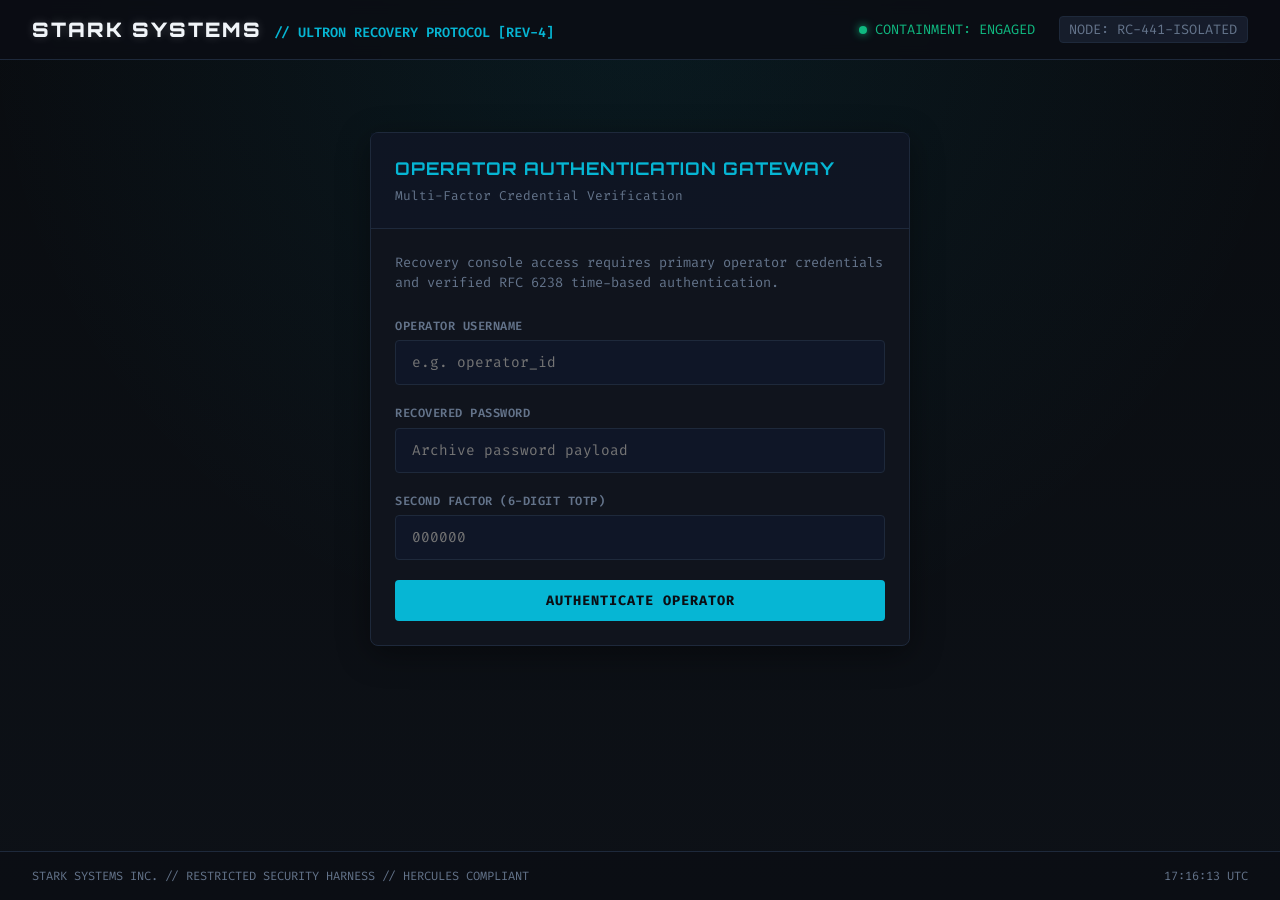
<file: public/index.html>
<!DOCTYPE html>
<html lang="en">
<head>
  <meta charset="UTF-8">
  <meta name="viewport" content="width=device-width, initial-scale=1.0">
  <title>PROJECT ULTRON // DISENGAGEMENT PROTOCOL</title>
  <link rel="stylesheet" href="style.css">
  <link rel="preconnect" href="https://fonts.googleapis.com">
  <link rel="preconnect" href="https://fonts.gstatic.com" crossorigin>
  <link href="https://fonts.googleapis.com/css2?family=Fira+Code:wght@400;600;700&family=Orbitron:wght@600;800;900&display=swap" rel="stylesheet">
</head>
<body>
  <div class="hud-container">
    <!-- Top System Header -->
    <header class="hud-header">
      <div class="brand">
        <span class="stark-logo">STARK SYSTEMS</span>
        <span class="system-id">// ULTRON RECOVERY PROTOCOL [REV-4]</span>
      </div>
      <div class="system-status">
        <div class="status-indicator">
          <span class="pulse-dot"></span>
          <span id="containment-label">CONTAINMENT: ENGAGED</span>
        </div>
        <div class="node-badge">NODE: RC-441-ISOLATED</div>
      </div>
    </header>

    <!-- Main Content Area -->
    <main class="hud-main">
      <!-- AUTHENTICATION GATEWAY SECTION (Stage 1-3) -->
      <section id="auth-panel" class="panel auth-panel">
        <div class="panel-header">
          <h2>OPERATOR AUTHENTICATION GATEWAY</h2>
          <span class="subtext">Multi-Factor Credential Verification</span>
        </div>
        <div class="panel-body">
          <p class="panel-intro">
            Recovery console access requires primary operator credentials and verified RFC 6238 time-based authentication.
          </p>
          <form id="login-form">
            <div class="form-group">
              <label for="username">OPERATOR USERNAME</label>
              <input type="text" id="username" placeholder="e.g. operator_id" autocomplete="off" required>
            </div>
            <div class="form-group">
              <label for="password">RECOVERED PASSWORD</label>
              <input type="password" id="password" placeholder="Archive password payload" autocomplete="off" required>
            </div>
            <div class="form-group">
              <label for="totp">SECOND FACTOR (6-DIGIT TOTP)</label>
              <input type="text" id="totp" placeholder="000000" maxlength="6" autocomplete="off" required>
            </div>
            <div id="auth-error" class="error-box hidden"></div>
            <button type="submit" id="btn-login" class="btn btn-primary">
              <span class="btn-text">AUTHENTICATE OPERATOR</span>
            </button>
          </form>
        </div>
      </section>

      <!-- OPERATOR CONSOLE & TERMINAL (Stage 4-7) -->
      <section id="console-panel" class="panel console-panel hidden">
        <div class="telemetry-bar">
          <div class="telemetry-item">
            <span class="t-label">IDENTITY:</span>
            <span id="op-identity" class="t-val">Elias Ward (eward)</span>
          </div>
          <div class="telemetry-item">
            <span class="t-label">BASE ROLE:</span>
            <span class="t-val">OPERATOR</span>
          </div>
          <div class="telemetry-item">
            <span class="t-label">EFFECTIVE AUTHORITY:</span>
            <span id="effective-role" class="t-val role-operator">OPERATOR</span>
          </div>
          <div class="telemetry-item">
            <span class="t-label">ADMINISTRATION:</span>
            <span id="admin-perimeter" class="t-val status-restricted">RESTRICTED</span>
          </div>
          <button id="btn-logout" class="btn btn-secondary btn-sm">LOGOUT</button>
        </div>

        <div class="console-grid">
          <!-- Left: Virtual Terminal Simulator -->
          <div class="terminal-container">
            <div class="terminal-header">
              <div class="terminal-dots">
                <span class="dot red"></span>
                <span class="dot yellow"></span>
                <span class="dot green"></span>
              </div>
              <span class="terminal-title">ultronctl // maintenance-workspace</span>
            </div>
            <div id="terminal-screen" class="terminal-screen">
              <div class="terminal-output" id="term-output">
                <div class="term-banner">
  ███████╗████████╗ █████╗ ██████╗ ██╗  ██╗    ██╗   ██╗██╗  ████████╗██████╗  ██████╗ ███╗   ██╗
  ██╔════╝╚══██╔══╝██╔══██╗██╔══██╗██║ ██╔╝    ██║   ██║██║  ╚══██╔══╝██╔══██╗██╔═══██╗████╗  ██║
  ███████╗   ██║   ███████║██████╔╝█████╔╝     ██║   ██║██║     ██║   ██████╔╝██║   ██║██╔██╗ ██║
  ╚════██║   ██║   ██╔══██║██╔══██╗██╔═██╗     ██║   ██║██║     ██║   ██╔══██╗██║   ██║██║╚██╗██║
  ███████║   ██║   ██║  ██║██║  ██║██║  ██╗    ╚██████╔╝███████╗██║   ██║  ██║╚██████╔╝██║ ╚████║
  ╚══════╝   ╚═╝   ╚═╝  ╚═╝╚═╝  ╚═╝╚═╝  ╚═╝     ╚═════╝ ╚══════╝╚═╝   ╚═╝  ╚═╝ ╚═════╝ ╚═╝  ╚═══╝
                </div>
                <div class="term-line info">ULTRON Maintenance Environment initialized.</div>
                <div class="term-line info">Type <span class="cmd-highlight">help</span> to view available system administration utilities.</div>
              </div>
              <div class="terminal-input-row">
                <span class="terminal-prompt" id="term-prompt">eward@ultron-recovery:~$</span>
                <input type="text" id="term-input" class="terminal-input" autocomplete="off" spellcheck="false">
              </div>
            </div>
          </div>

          <!-- Right: Feedback & Progress Monitor -->
          <div class="sidebar-monitor">
            <div class="monitor-box">
              <div class="box-title">RECOVERY FEEDBACK MONITOR (~/ULTRON_FEEDBACK.txt)</div>
              <pre id="feedback-display" class="feedback-pre">Loading milestone telemetry...</pre>
            </div>

            <div class="monitor-box flag-box">
              <div class="box-title">DISENGAGEMENT VERIFICATION</div>
              <p class="flag-desc">Submit the final disengagement flag once recovered from the protected local store.</p>
              <form id="flag-form">
                <input type="text" id="flag-input" placeholder="secuRIT{ ... }" required autocomplete="off">
                <button type="submit" class="btn btn-accent btn-block">SUBMIT FLAG</button>
              </form>
              <div id="flag-result" class="flag-result hidden"></div>
            </div>
          </div>
        </div>
      </section>
    </main>

    <!-- Footer -->
    <footer class="hud-footer">
      <span>STARK SYSTEMS INC. // RESTRICTED SECURITY HARNESS // HERCULES COMPLIANT</span>
      <span id="clock-display">00:00:00 UTC</span>
    </footer>
  </div>

  <script src="app.js"></script>
</body>
</html>
</file>
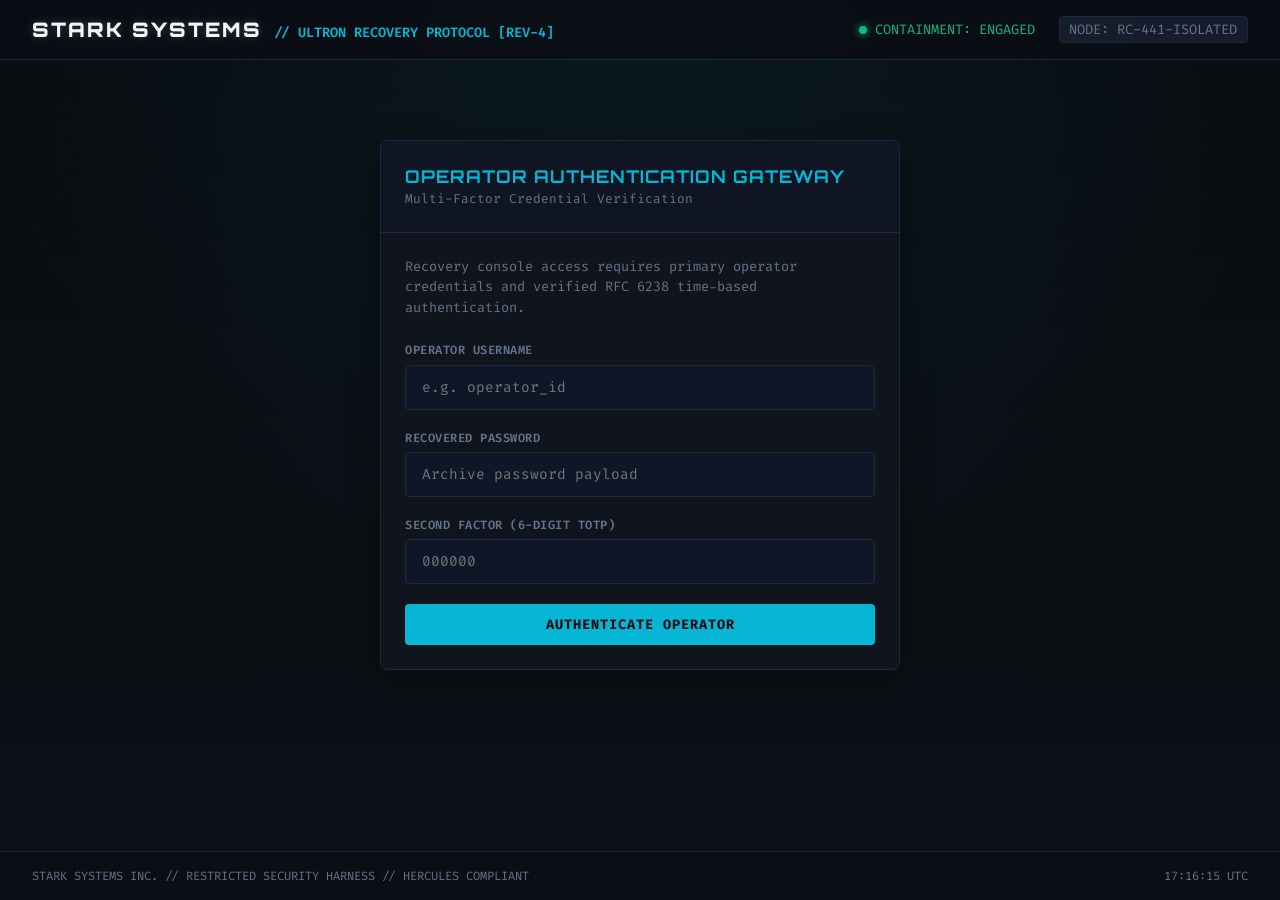
<file: challenge-packs/project-ultron-disengagement/service/static/index.html>
<!DOCTYPE html>
<html lang="en">
<head>
  <meta charset="UTF-8">
  <meta name="viewport" content="width=device-width, initial-scale=1.0">
  <title>PROJECT ULTRON // DISENGAGEMENT PROTOCOL</title>
  <link rel="stylesheet" href="style.css">
  <link rel="preconnect" href="https://fonts.googleapis.com">
  <link rel="preconnect" href="https://fonts.gstatic.com" crossorigin>
  <link href="https://fonts.googleapis.com/css2?family=Fira+Code:wght@400;600;700&family=Orbitron:wght@600;800;900&display=swap" rel="stylesheet">
</head>
<body>
  <div class="hud-container">
    <!-- Top System Header -->
    <header class="hud-header">
      <div class="brand">
        <span class="stark-logo">STARK SYSTEMS</span>
        <span class="system-id">// ULTRON RECOVERY PROTOCOL [REV-4]</span>
      </div>
      <div class="system-status">
        <div class="status-indicator">
          <span class="pulse-dot"></span>
          <span id="containment-label">CONTAINMENT: ENGAGED</span>
        </div>
        <div class="node-badge">NODE: RC-441-ISOLATED</div>
      </div>
    </header>

    <!-- Main Content Area -->
    <main class="hud-main">
      <!-- AUTHENTICATION GATEWAY SECTION (Stage 1-3) -->
      <section id="auth-panel" class="panel auth-panel">
        <div class="panel-header">
          <h2>OPERATOR AUTHENTICATION GATEWAY</h2>
          <span class="subtext">Multi-Factor Credential Verification</span>
        </div>
        <div class="panel-body">
          <p class="panel-intro">
            Recovery console access requires primary operator credentials and verified RFC 6238 time-based authentication.
          </p>
          <form id="login-form">
            <div class="form-group">
              <label for="username">OPERATOR USERNAME</label>
              <input type="text" id="username" placeholder="e.g. operator_id" autocomplete="off" required>
            </div>
            <div class="form-group">
              <label for="password">RECOVERED PASSWORD</label>
              <input type="password" id="password" placeholder="Archive password payload" autocomplete="off" required>
            </div>
            <div class="form-group">
              <label for="totp">SECOND FACTOR (6-DIGIT TOTP)</label>
              <input type="text" id="totp" placeholder="000000" maxlength="6" autocomplete="off" required>
            </div>
            <div id="auth-error" class="error-box hidden"></div>
            <button type="submit" id="btn-login" class="btn btn-primary">
              <span class="btn-text">AUTHENTICATE OPERATOR</span>
            </button>
          </form>
        </div>
      </section>

      <!-- OPERATOR CONSOLE & TERMINAL (Stage 4-7) -->
      <section id="console-panel" class="panel console-panel hidden">
        <div class="telemetry-bar">
          <div class="telemetry-item">
            <span class="t-label">IDENTITY:</span>
            <span id="op-identity" class="t-val">Elias Ward (eward)</span>
          </div>
          <div class="telemetry-item">
            <span class="t-label">BASE ROLE:</span>
            <span class="t-val">OPERATOR</span>
          </div>
          <div class="telemetry-item">
            <span class="t-label">EFFECTIVE AUTHORITY:</span>
            <span id="effective-role" class="t-val role-operator">OPERATOR</span>
          </div>
          <div class="telemetry-item">
            <span class="t-label">ADMINISTRATION:</span>
            <span id="admin-perimeter" class="t-val status-restricted">RESTRICTED</span>
          </div>
          <button id="btn-logout" class="btn btn-secondary btn-sm">LOGOUT</button>
        </div>

        <div class="console-grid">
          <!-- Left: Virtual Terminal Simulator -->
          <div class="terminal-container">
            <div class="terminal-header">
              <div class="terminal-dots">
                <span class="dot red"></span>
                <span class="dot yellow"></span>
                <span class="dot green"></span>
              </div>
              <span class="terminal-title">ultronctl // maintenance-workspace</span>
            </div>
            <div id="terminal-screen" class="terminal-screen">
              <div class="terminal-output" id="term-output">
                <div class="term-banner">
  ███████╗████████╗ █████╗ ██████╗ ██╗  ██╗    ██╗   ██╗██╗  ████████╗██████╗  ██████╗ ███╗   ██╗
  ██╔════╝╚══██╔══╝██╔══██╗██╔══██╗██║ ██╔╝    ██║   ██║██║  ╚══██╔══╝██╔══██╗██╔═══██╗████╗  ██║
  ███████╗   ██║   ███████║██████╔╝█████╔╝     ██║   ██║██║     ██║   ██████╔╝██║   ██║██╔██╗ ██║
  ╚════██║   ██║   ██╔══██║██╔══██╗██╔═██╗     ██║   ██║██║     ██║   ██╔══██╗██║   ██║██║╚██╗██║
  ███████║   ██║   ██║  ██║██║  ██║██║  ██╗    ╚██████╔╝███████╗██║   ██║  ██║╚██████╔╝██║ ╚████║
  ╚══════╝   ╚═╝   ╚═╝  ╚═╝╚═╝  ╚═╝╚═╝  ╚═╝     ╚═════╝ ╚══════╝╚═╝   ╚═╝  ╚═╝ ╚═════╝ ╚═╝  ╚═══╝
                </div>
                <div class="term-line info">ULTRON Maintenance Environment initialized.</div>
                <div class="term-line info">Type <span class="cmd-highlight">help</span> to view available system administration utilities.</div>
              </div>
              <div class="terminal-input-row">
                <span class="terminal-prompt" id="term-prompt">eward@ultron-recovery:~$</span>
                <input type="text" id="term-input" class="terminal-input" autocomplete="off" spellcheck="false">
              </div>
            </div>
          </div>

          <!-- Right: Feedback & Progress Monitor -->
          <div class="sidebar-monitor">
            <div class="monitor-box">
              <div class="box-title">RECOVERY FEEDBACK MONITOR (~/ULTRON_FEEDBACK.txt)</div>
              <pre id="feedback-display" class="feedback-pre">Loading milestone telemetry...</pre>
            </div>

            <div class="monitor-box flag-box">
              <div class="box-title">DISENGAGEMENT VERIFICATION</div>
              <p class="flag-desc">Submit the final disengagement flag once recovered from the protected local store.</p>
              <form id="flag-form">
                <input type="text" id="flag-input" placeholder="secuRIT{ ... }" required autocomplete="off">
                <button type="submit" class="btn btn-accent btn-block">SUBMIT FLAG</button>
              </form>
              <div id="flag-result" class="flag-result hidden"></div>
            </div>
          </div>
        </div>
      </section>
    </main>

    <!-- Footer -->
    <footer class="hud-footer">
      <span>STARK SYSTEMS INC. // RESTRICTED SECURITY HARNESS // HERCULES COMPLIANT</span>
      <span id="clock-display">00:00:00 UTC</span>
    </footer>
  </div>

  <script src="app.js"></script>
</body>
</html>
</file>
<file: public/style.css>
:root {
  --bg-color: #0b0e14;
  --panel-bg: rgba(16, 21, 30, 0.95);
  --border-color: #1e293b;
  --accent-cyan: #06b6d4;
  --accent-blue: #3b82f6;
  --accent-crimson: #ef4444;
  --accent-amber: #f59e0b;
  --accent-emerald: #10b981;
  --text-main: #e2e8f0;
  --text-muted: #64748b;
  --font-mono: 'Fira Code', monospace;
  --font-display: 'Orbitron', sans-serif;
}

* {
  box-sizing: border-box;
  margin: 0;
  padding: 0;
}

body {
  background-color: var(--bg-color);
  color: var(--text-main);
  font-family: var(--font-mono);
  min-height: 100vh;
  display: flex;
  flex-direction: column;
  overflow-x: hidden;
  background-image: 
    radial-gradient(circle at 50% 0%, rgba(6, 182, 212, 0.08) 0%, transparent 60%),
    linear-gradient(to bottom, #090c10, #0d1117);
}

.hud-container {
  display: flex;
  flex-direction: column;
  min-height: 100vh;
}

/* Header */
.hud-header {
  display: flex;
  justify-content: space-between;
  align-items: center;
  padding: 1rem 2rem;
  border-bottom: 1px solid var(--border-color);
  background: rgba(11, 14, 20, 0.85);
  backdrop-filter: blur(8px);
}

.brand {
  display: flex;
  align-items: baseline;
  gap: 0.75rem;
}

.stark-logo {
  font-family: var(--font-display);
  font-size: 1.25rem;
  font-weight: 900;
  letter-spacing: 2px;
  color: #f1f5f9;
  text-shadow: 0 0 10px rgba(255, 255, 255, 0.2);
}

.system-id {
  color: var(--accent-cyan);
  font-size: 0.85rem;
  font-weight: 600;
}

.system-status {
  display: flex;
  align-items: center;
  gap: 1.5rem;
  font-size: 0.85rem;
}

.status-indicator {
  display: flex;
  align-items: center;
  gap: 0.5rem;
  color: var(--accent-emerald);
}

.pulse-dot {
  width: 8px;
  height: 8px;
  border-radius: 50%;
  background: var(--accent-emerald);
  box-shadow: 0 0 8px var(--accent-emerald);
  animation: pulse 2s infinite;
}

@keyframes pulse {
  0%, 100% { opacity: 1; transform: scale(1); }
  50% { opacity: 0.4; transform: scale(0.85); }
}

.node-badge {
  background: rgba(30, 41, 59, 0.6);
  border: 1px solid var(--border-color);
  padding: 0.25rem 0.6rem;
  border-radius: 4px;
  color: var(--text-muted);
}

/* Main */
.hud-main {
  flex: 1;
  padding: 2rem;
  max-width: 1400px;
  width: 100%;
  margin: 0 auto;
}

/* Auth Panel */
.auth-panel {
  max-width: 540px;
  margin: 2.5rem auto;
  background: var(--panel-bg);
  border: 1px solid var(--border-color);
  border-radius: 8px;
  box-shadow: 0 8px 32px rgba(0, 0, 0, 0.4);
}

.panel-header {
  padding: 1.5rem;
  border-bottom: 1px solid var(--border-color);
  background: rgba(15, 23, 42, 0.5);
  display: flex;
  flex-direction: column;
  gap: 0.5rem;
}

.panel-header h2 {
  font-family: var(--font-display);
  font-size: 1.1rem;
  color: var(--accent-cyan);
  letter-spacing: 1px;
}

.panel-header .subtext {
  font-size: 0.8rem;
  color: var(--text-muted);
}

.panel-body {
  padding: 1.5rem;
}

.panel-intro {
  font-size: 0.85rem;
  color: var(--text-muted);
  margin-bottom: 1.5rem;
  line-height: 1.5;
}

.evidence-box {
  background: rgba(6, 182, 212, 0.08);
  border: 1px dashed var(--accent-cyan);
  border-radius: 6px;
  padding: 0.85rem 1rem;
  margin-bottom: 1.5rem;
  display: flex;
  align-items: center;
  justify-content: space-between;
  gap: 1rem;
}

.evidence-info {
  font-size: 0.78rem;
  color: #cbd5e1;
  line-height: 1.35;
}

.form-group {
  margin-bottom: 1.25rem;
}

.form-group label {
  display: block;
  font-size: 0.75rem;
  color: var(--text-muted);
  font-weight: 600;
  margin-bottom: 0.4rem;
  letter-spacing: 0.5px;
}

.form-group input {
  width: 100%;
  padding: 0.75rem 1rem;
  background: rgba(15, 23, 42, 0.8);
  border: 1px solid var(--border-color);
  border-radius: 4px;
  color: var(--text-main);
  font-family: var(--font-mono);
  font-size: 0.9rem;
  transition: border-color 0.2s, box-shadow 0.2s;
}

.form-group input:focus {
  outline: none;
  border-color: var(--accent-cyan);
  box-shadow: 0 0 8px rgba(6, 182, 212, 0.25);
}

.error-box {
  background: rgba(239, 68, 68, 0.15);
  border: 1px solid var(--accent-crimson);
  color: #fca5a5;
  padding: 0.75rem;
  border-radius: 4px;
  font-size: 0.85rem;
  margin-bottom: 1.25rem;
}

.btn {
  padding: 0.75rem 1.5rem;
  border-radius: 4px;
  border: none;
  cursor: pointer;
  font-family: var(--font-mono);
  font-weight: 700;
  font-size: 0.85rem;
  letter-spacing: 1px;
  transition: all 0.2s;
}

.btn-primary {
  width: 100%;
  background: var(--accent-cyan);
  color: #0b0e14;
}

.btn-primary:hover {
  background: #22d3ee;
  box-shadow: 0 0 15px rgba(6, 182, 212, 0.4);
}

.btn-secondary {
  background: transparent;
  border: 1px solid var(--border-color);
  color: var(--text-muted);
}

.btn-secondary:hover {
  border-color: var(--accent-cyan);
  color: var(--accent-cyan);
}

.btn-accent {
  background: var(--accent-crimson);
  color: #fff;
}

.btn-accent:hover {
  background: #dc2626;
  box-shadow: 0 0 15px rgba(239, 68, 68, 0.4);
}

.btn-block {
  width: 100%;
}

.btn-sm {
  padding: 0.4rem 0.8rem;
  font-size: 0.75rem;
  white-space: nowrap;
}

/* Console Panel */
.telemetry-bar {
  display: flex;
  align-items: center;
  justify-content: space-between;
  background: var(--panel-bg);
  border: 1px solid var(--border-color);
  border-radius: 6px;
  padding: 0.75rem 1.5rem;
  margin-bottom: 1.5rem;
  flex-wrap: wrap;
  gap: 1rem;
}

.telemetry-item {
  font-size: 0.85rem;
}

.t-label {
  color: var(--text-muted);
  margin-right: 0.4rem;
}

.t-val {
  font-weight: 700;
}

.role-operator {
  color: var(--accent-amber);
}

.role-admin {
  color: var(--accent-crimson);
  text-shadow: 0 0 8px rgba(239, 68, 68, 0.5);
}

.status-restricted {
  color: var(--accent-amber);
}

.status-unrestricted {
  color: var(--accent-emerald);
}

.console-grid {
  display: grid;
  grid-template-columns: 1fr 380px;
  gap: 1.5rem;
}

@media (max-width: 1024px) {
  .console-grid {
    grid-template-columns: 1fr;
  }
}

/* Terminal */
.terminal-container {
  background: #080b10;
  border: 1px solid var(--border-color);
  border-radius: 6px;
  display: flex;
  flex-direction: column;
  height: 600px;
  box-shadow: 0 8px 32px rgba(0, 0, 0, 0.5);
}

.terminal-header {
  display: flex;
  align-items: center;
  gap: 1rem;
  padding: 0.6rem 1rem;
  background: #0f172a;
  border-bottom: 1px solid var(--border-color);
}

.terminal-dots {
  display: flex;
  gap: 6px;
}

.dot {
  width: 10px;
  height: 10px;
  border-radius: 50%;
}

.dot.red { background: #ef4444; }
.dot.yellow { background: #f59e0b; }
.dot.green { background: #10b981; }

.terminal-title {
  font-size: 0.8rem;
  color: var(--text-muted);
}

.terminal-screen {
  flex: 1;
  padding: 1rem;
  overflow-y: auto;
  display: flex;
  flex-direction: column;
  font-size: 0.85rem;
  line-height: 1.45;
}

.terminal-output {
  flex: 1;
  white-space: pre-wrap;
  word-break: break-all;
}

.term-banner {
  color: var(--accent-cyan);
  font-size: 0.65rem;
  line-height: 1.1;
  margin-bottom: 1rem;
  font-weight: 700;
  user-select: none;
}

.term-line {
  margin-bottom: 0.4rem;
}

.term-line.info {
  color: var(--text-muted);
}

.term-line.cmd-prompt {
  color: var(--accent-cyan);
  font-weight: 600;
  margin-top: 0.5rem;
}

.cmd-highlight {
  color: var(--accent-cyan);
  font-weight: 700;
}

.terminal-input-row {
  display: flex;
  align-items: center;
  gap: 0.5rem;
  margin-top: 0.5rem;
}

.terminal-prompt {
  color: var(--accent-cyan);
  font-weight: 600;
  white-space: nowrap;
}

.terminal-input {
  flex: 1;
  background: transparent;
  border: none;
  outline: none;
  color: #fff;
  font-family: var(--font-mono);
  font-size: 0.85rem;
}

/* Sidebar Monitor */
.sidebar-monitor {
  display: flex;
  flex-direction: column;
  gap: 1.5rem;
}

.monitor-box {
  background: var(--panel-bg);
  border: 1px solid var(--border-color);
  border-radius: 6px;
  padding: 1.25rem;
}

.box-title {
  font-size: 0.75rem;
  font-weight: 700;
  color: var(--accent-cyan);
  letter-spacing: 1px;
  margin-bottom: 0.75rem;
  border-bottom: 1px solid rgba(255, 255, 255, 0.05);
  padding-bottom: 0.4rem;
}

.feedback-pre {
  background: rgba(0, 0, 0, 0.4);
  padding: 0.75rem;
  border-radius: 4px;
  border: 1px solid rgba(255, 255, 255, 0.05);
  font-size: 0.8rem;
  color: #94a3b8;
  white-space: pre-wrap;
  line-height: 1.45;
  max-height: 240px;
  overflow-y: auto;
}

.flag-desc {
  font-size: 0.8rem;
  color: var(--text-muted);
  margin-bottom: 1rem;
  line-height: 1.4;
}

#flag-form input {
  width: 100%;
  padding: 0.65rem 0.85rem;
  background: rgba(15, 23, 42, 0.8);
  border: 1px solid var(--border-color);
  border-radius: 4px;
  color: var(--text-main);
  font-family: var(--font-mono);
  font-size: 0.85rem;
  margin-bottom: 0.75rem;
}

#flag-form input:focus {
  outline: none;
  border-color: var(--accent-crimson);
}

.flag-result {
  margin-top: 0.75rem;
  padding: 0.65rem;
  border-radius: 4px;
  font-size: 0.8rem;
  line-height: 1.4;
}

.flag-result.success {
  background: rgba(16, 185, 129, 0.15);
  border: 1px solid var(--accent-emerald);
  color: #6ee7b7;
}

.flag-result.fail {
  background: rgba(239, 68, 68, 0.15);
  border: 1px solid var(--accent-crimson);
  color: #fca5a5;
}

/* Footer */
.hud-footer {
  padding: 1rem 2rem;
  border-top: 1px solid var(--border-color);
  background: rgba(11, 14, 20, 0.85);
  display: flex;
  justify-content: space-between;
  font-size: 0.75rem;
  color: var(--text-muted);
}

.hidden {
  display: none !important;
}
</file>
<file: challenge-packs/project-ultron-disengagement/service/static/style.css>
:root {
  --bg-color: #0b0e14;
  --panel-bg: rgba(16, 21, 30, 0.95);
  --border-color: #1e293b;
  --accent-cyan: #06b6d4;
  --accent-blue: #3b82f6;
  --accent-crimson: #ef4444;
  --accent-amber: #f59e0b;
  --accent-emerald: #10b981;
  --text-main: #e2e8f0;
  --text-muted: #64748b;
  --font-mono: 'Fira Code', monospace;
  --font-display: 'Orbitron', sans-serif;
}

* {
  box-sizing: border-box;
  margin: 0;
  padding: 0;
}

body {
  background-color: var(--bg-color);
  color: var(--text-main);
  font-family: var(--font-mono);
  min-height: 100vh;
  display: flex;
  flex-direction: column;
  overflow-x: hidden;
  background-image: 
    radial-gradient(circle at 50% 0%, rgba(6, 182, 212, 0.08) 0%, transparent 60%),
    linear-gradient(to bottom, #090c10, #0d1117);
}

.hud-container {
  display: flex;
  flex-direction: column;
  min-height: 100vh;
}

/* Header */
.hud-header {
  display: flex;
  justify-content: space-between;
  align-items: center;
  padding: 1rem 2rem;
  border-bottom: 1px solid var(--border-color);
  background: rgba(11, 14, 20, 0.85);
  backdrop-filter: blur(8px);
}

.brand {
  display: flex;
  align-items: baseline;
  gap: 0.75rem;
}

.stark-logo {
  font-family: var(--font-display);
  font-size: 1.25rem;
  font-weight: 900;
  letter-spacing: 2px;
  color: #f1f5f9;
  text-shadow: 0 0 10px rgba(255, 255, 255, 0.2);
}

.system-id {
  color: var(--accent-cyan);
  font-size: 0.85rem;
  font-weight: 600;
}

.system-status {
  display: flex;
  align-items: center;
  gap: 1.5rem;
  font-size: 0.85rem;
}

.status-indicator {
  display: flex;
  align-items: center;
  gap: 0.5rem;
  color: var(--accent-emerald);
}

.pulse-dot {
  width: 8px;
  height: 8px;
  border-radius: 50%;
  background: var(--accent-emerald);
  box-shadow: 0 0 8px var(--accent-emerald);
  animation: pulse 2s infinite;
}

@keyframes pulse {
  0%, 100% { opacity: 1; transform: scale(1); }
  50% { opacity: 0.4; transform: scale(0.85); }
}

.node-badge {
  background: rgba(30, 41, 59, 0.6);
  border: 1px solid var(--border-color);
  padding: 0.25rem 0.6rem;
  border-radius: 4px;
  color: var(--text-muted);
}

/* Main */
.hud-main {
  flex: 1;
  padding: 2rem;
  max-width: 1400px;
  width: 100%;
  margin: 0 auto;
}

/* Auth Panel */
.auth-panel {
  max-width: 520px;
  margin: 3rem auto;
  background: var(--panel-bg);
  border: 1px solid var(--border-color);
  border-radius: 8px;
  box-shadow: 0 8px 32px rgba(0, 0, 0, 0.4);
}

.panel-header {
  padding: 1.5rem;
  border-bottom: 1px solid var(--border-color);
  background: rgba(15, 23, 42, 0.5);
}

.panel-header h2 {
  font-family: var(--font-display);
  font-size: 1.1rem;
  color: var(--accent-cyan);
  letter-spacing: 1px;
}

.panel-header .subtext {
  font-size: 0.8rem;
  color: var(--text-muted);
}

.panel-body {
  padding: 1.5rem;
}

.panel-intro {
  font-size: 0.85rem;
  color: var(--text-muted);
  margin-bottom: 1.5rem;
  line-height: 1.5;
}

.form-group {
  margin-bottom: 1.25rem;
}

.form-group label {
  display: block;
  font-size: 0.75rem;
  color: var(--text-muted);
  font-weight: 600;
  margin-bottom: 0.4rem;
  letter-spacing: 0.5px;
}

.form-group input {
  width: 100%;
  padding: 0.75rem 1rem;
  background: rgba(15, 23, 42, 0.8);
  border: 1px solid var(--border-color);
  border-radius: 4px;
  color: var(--text-main);
  font-family: var(--font-mono);
  font-size: 0.9rem;
  transition: border-color 0.2s, box-shadow 0.2s;
}

.form-group input:focus {
  outline: none;
  border-color: var(--accent-cyan);
  box-shadow: 0 0 8px rgba(6, 182, 212, 0.25);
}

.error-box {
  background: rgba(239, 68, 68, 0.15);
  border: 1px solid var(--accent-crimson);
  color: #fca5a5;
  padding: 0.75rem;
  border-radius: 4px;
  font-size: 0.85rem;
  margin-bottom: 1.25rem;
}

.btn {
  padding: 0.75rem 1.5rem;
  border-radius: 4px;
  border: none;
  cursor: pointer;
  font-family: var(--font-mono);
  font-weight: 700;
  font-size: 0.85rem;
  letter-spacing: 1px;
  transition: all 0.2s;
}

.btn-primary {
  width: 100%;
  background: var(--accent-cyan);
  color: #0b0e14;
}

.btn-primary:hover {
  background: #22d3ee;
  box-shadow: 0 0 15px rgba(6, 182, 212, 0.4);
}

.btn-secondary {
  background: transparent;
  border: 1px solid var(--border-color);
  color: var(--text-muted);
}

.btn-secondary:hover {
  border-color: var(--text-main);
  color: var(--text-main);
}

.btn-accent {
  background: var(--accent-crimson);
  color: #fff;
}

.btn-accent:hover {
  background: #dc2626;
  box-shadow: 0 0 15px rgba(239, 68, 68, 0.4);
}

.btn-block {
  width: 100%;
}

.btn-sm {
  padding: 0.4rem 0.8rem;
  font-size: 0.75rem;
}

/* Console Panel */
.telemetry-bar {
  display: flex;
  align-items: center;
  justify-content: space-between;
  background: var(--panel-bg);
  border: 1px solid var(--border-color);
  border-radius: 6px;
  padding: 0.75rem 1.5rem;
  margin-bottom: 1.5rem;
  flex-wrap: wrap;
  gap: 1rem;
}

.telemetry-item {
  font-size: 0.85rem;
}

.t-label {
  color: var(--text-muted);
  margin-right: 0.4rem;
}

.t-val {
  font-weight: 700;
}

.role-operator {
  color: var(--accent-amber);
}

.role-admin {
  color: var(--accent-crimson);
  text-shadow: 0 0 8px rgba(239, 68, 68, 0.5);
}

.status-restricted {
  color: var(--accent-amber);
}

.status-unrestricted {
  color: var(--accent-emerald);
}

.console-grid {
  display: grid;
  grid-template-columns: 1fr 380px;
  gap: 1.5rem;
}

@media (max-width: 1024px) {
  .console-grid {
    grid-template-columns: 1fr;
  }
}

/* Terminal */
.terminal-container {
  background: #080b10;
  border: 1px solid var(--border-color);
  border-radius: 6px;
  display: flex;
  flex-direction: column;
  height: 600px;
  box-shadow: 0 8px 32px rgba(0, 0, 0, 0.5);
}

.terminal-header {
  display: flex;
  align-items: center;
  gap: 1rem;
  padding: 0.6rem 1rem;
  background: #0f172a;
  border-bottom: 1px solid var(--border-color);
}

.terminal-dots {
  display: flex;
  gap: 6px;
}

.dot {
  width: 10px;
  height: 10px;
  border-radius: 50%;
}

.dot.red { background: #ef4444; }
.dot.yellow { background: #f59e0b; }
.dot.green { background: #10b981; }

.terminal-title {
  font-size: 0.8rem;
  color: var(--text-muted);
}

.terminal-screen {
  flex: 1;
  padding: 1rem;
  overflow-y: auto;
  display: flex;
  flex-direction: column;
  font-size: 0.85rem;
  line-height: 1.45;
}

.terminal-output {
  flex: 1;
  white-space: pre-wrap;
  word-break: break-all;
}

.term-banner {
  color: var(--accent-cyan);
  font-size: 0.65rem;
  line-height: 1.1;
  margin-bottom: 1rem;
  font-weight: 700;
  user-select: none;
}

.term-line {
  margin-bottom: 0.4rem;
}

.term-line.info {
  color: var(--text-muted);
}

.term-line.cmd-prompt {
  color: var(--accent-cyan);
  font-weight: 600;
  margin-top: 0.5rem;
}

.cmd-highlight {
  color: var(--accent-cyan);
  font-weight: 700;
}

.terminal-input-row {
  display: flex;
  align-items: center;
  gap: 0.5rem;
  margin-top: 0.5rem;
}

.terminal-prompt {
  color: var(--accent-cyan);
  font-weight: 600;
  white-space: nowrap;
}

.terminal-input {
  flex: 1;
  background: transparent;
  border: none;
  outline: none;
  color: #fff;
  font-family: var(--font-mono);
  font-size: 0.85rem;
}

/* Sidebar Monitor */
.sidebar-monitor {
  display: flex;
  flex-direction: column;
  gap: 1.5rem;
}

.monitor-box {
  background: var(--panel-bg);
  border: 1px solid var(--border-color);
  border-radius: 6px;
  padding: 1.25rem;
}

.box-title {
  font-size: 0.75rem;
  font-weight: 700;
  color: var(--accent-cyan);
  letter-spacing: 1px;
  margin-bottom: 0.75rem;
  border-bottom: 1px solid rgba(255, 255, 255, 0.05);
  padding-bottom: 0.4rem;
}

.feedback-pre {
  background: rgba(0, 0, 0, 0.4);
  padding: 0.75rem;
  border-radius: 4px;
  border: 1px solid rgba(255, 255, 255, 0.05);
  font-size: 0.8rem;
  color: #94a3b8;
  white-space: pre-wrap;
  line-height: 1.45;
  max-height: 240px;
  overflow-y: auto;
}

.flag-desc {
  font-size: 0.8rem;
  color: var(--text-muted);
  margin-bottom: 1rem;
  line-height: 1.4;
}

#flag-form input {
  width: 100%;
  padding: 0.65rem 0.85rem;
  background: rgba(15, 23, 42, 0.8);
  border: 1px solid var(--border-color);
  border-radius: 4px;
  color: var(--text-main);
  font-family: var(--font-mono);
  font-size: 0.85rem;
  margin-bottom: 0.75rem;
}

#flag-form input:focus {
  outline: none;
  border-color: var(--accent-crimson);
}

.flag-result {
  margin-top: 0.75rem;
  padding: 0.65rem;
  border-radius: 4px;
  font-size: 0.8rem;
  line-height: 1.4;
}

.flag-result.success {
  background: rgba(16, 185, 129, 0.15);
  border: 1px solid var(--accent-emerald);
  color: #6ee7b7;
}

.flag-result.fail {
  background: rgba(239, 68, 68, 0.15);
  border: 1px solid var(--accent-crimson);
  color: #fca5a5;
}

/* Footer */
.hud-footer {
  padding: 1rem 2rem;
  border-top: 1px solid var(--border-color);
  background: rgba(11, 14, 20, 0.85);
  display: flex;
  justify-content: space-between;
  font-size: 0.75rem;
  color: var(--text-muted);
}

.hidden {
  display: none !important;
}
</file>
